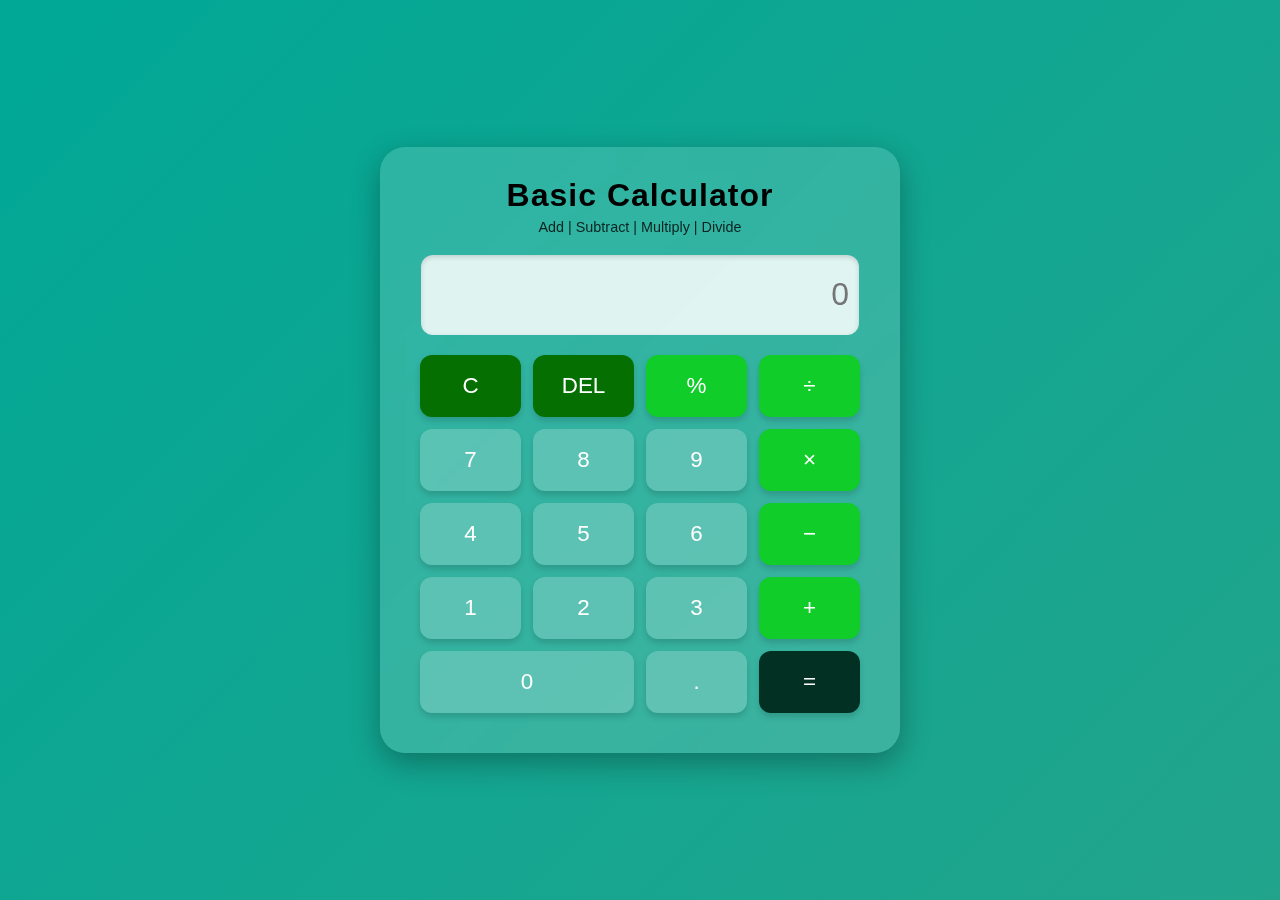
<file: projects/SimpleJs/easy/BasicCalculator/index.html>
<!DOCTYPE html>
<html lang="en">

<head>
    <meta charset="UTF-8">
    <meta name="viewport" content="width=device-width, initial-scale=1.0">
    <title>Basic calculator</title>
    <link rel="stylesheet" href="style.css">
</head>

<body>

    <main class="container">
        <header>
            <h1>Basic Calculator</h1>
            <p class="subtitle">Add | Subtract | Multiply | Divide</p>
        </header>

        <section class="calculator">
            <input type="text" id="display" class="display" placeholder="0" readonly />

            <div class="buttons">
                <!-- Row 1 -->
                <button class="button clear" onclick="ClearDisplay()">C</button>
                <button class="button del" onclick="DeleteLast()">DEL</button>
                <button class="button op" onclick="TranformPerc()">%</button>
                <button class="button op" onclick="AppendOp('/')">÷</button>

                <!-- Row 2 -->
                <button class="button number" onclick="AppendNum('7')">7</button>
                <button class="button number" onclick="AppendNum('8')">8</button>
                <button class="button number" onclick="AppendNum('9')">9</button>
                <button class="button op" onclick="AppendOp('*')">×</button>

                <!-- Row 3 -->
                <button class="button number" onclick="AppendNum('4')">4</button>
                <button class="button number" onclick="AppendNum('5')">5</button>
                <button class="button number" onclick="AppendNum('6')">6</button>
                <button class="button op" onclick="AppendOp('-')">−</button>

                <!-- Row 4 -->
                <button class="button number" onclick="AppendNum('1')">1</button>
                <button class="button number" onclick="AppendNum('2')">2</button>
                <button class="button number" onclick="AppendNum('3')">3</button>
                <button class="button op" onclick="AppendOp('+')">+</button>

                <!-- Row 5 -->
                <button class="button zero" onclick="AppendNum('0')">0</button>
                <button class="button number" onclick="AppendNum('.')">.</button>
                <button class="button result" onclick="Calculate()">=</button>
            </div>
        </section>
    </main>

    <script src="script.js"></script>

</body>

</html>
</file>
<file: projects/SimpleJs/easy/BasicCalculator/style.css>
body {
  margin: 0;
  font-family: "Poppins", "Segoe UI", sans-serif;
  display: flex;
  justify-content: center;
  height: 100vh;
  align-items: center;
  background: linear-gradient(135deg, #00a896, #22a48c);
  overflow: hidden;
}

.container {
  text-align: center;
  background: rgba(255, 255, 255, 0.15);
  padding: 40px;
  border-radius: 25px;
  box-shadow: 0 10px 30px rgba(0, 0, 0, 0.3);
  -webkit-backdrop-filter: blur(50px);
  backdrop-filter: blur(10px);
}

header h1 {
  margin: -10px 0 -10px 0;
  font-size: 2rem;
  letter-spacing: 1px;
  color: black;
}

.subtitle {
  font-size: 0.9rem;
  opacity: 0.8;
  margin-bottom: 20px;
}

.display {
  width: 95%;
  height: 60px;
  text-align: right;
  font-size: 2rem;
  padding: 10px 10px;
  margin-bottom: 20px;
  border: none;
  border-radius: 12px;
  background: rgba(255, 255, 255, 0.85);
  color: #222;
  box-shadow: inset 0 2px 5px rgba(0, 0, 0, 0.15);
  transition: all 0.1s ease-in-out;
}

.buttons {
  display: grid;
  grid-template-columns: repeat(4, 1fr);
  gap: 12px;
}

.button {
  font-size: 1.4rem;
  padding: 18px;
  border: none;
  border-radius: 12px;
  background: rgba(255, 255, 255, 0.2);
  color: #fff;
  cursor: pointer;
  transition: all 0.2s ease;
  box-shadow: 0 4px 6px rgba(0, 0, 0, 0.15);
}

.button:hover {
  background: rgba(255, 255, 255, 0.35);
  transform: scale(1.05);
}

.button:active {
  transform: scale(0.95);
}

.button.clear,
.button.del {
  background: #057001;
}

.button.clear:hover,
.button.del:hover {
  background: rgb(5, 148, 31);
}

.button.result {
  background: #023124;
  color: white;
}

.button.result:hover {
  background: #058961;
  color: black;
}

.button.op {
  background: #10cd29;
}

.button.op:hover {
  background: #055a238f;
}

.button.zero {
  grid-column: span 2;
}
</file>
